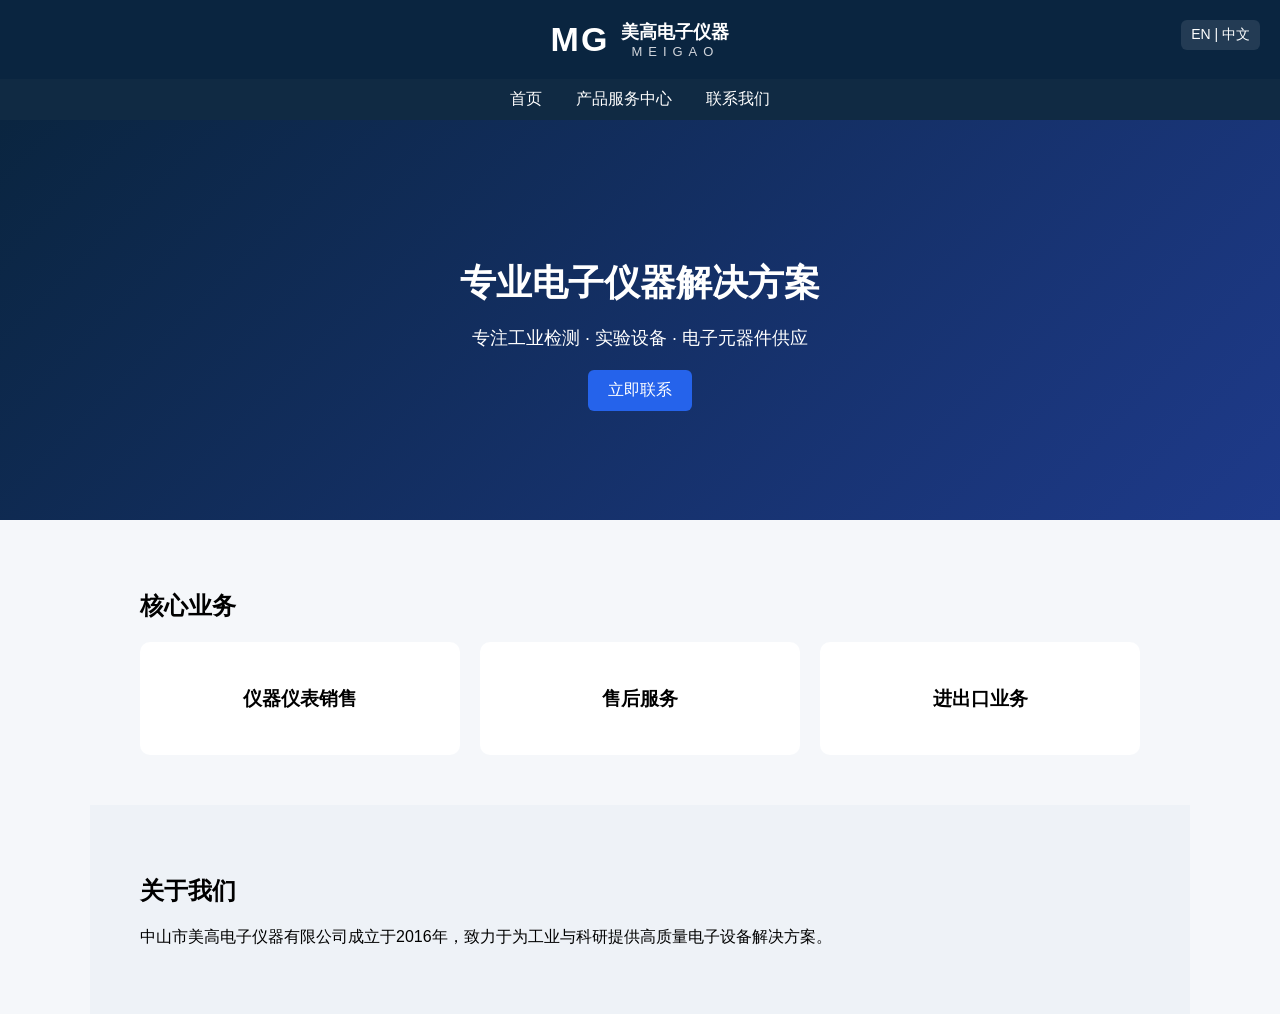
<file: index.html>
<!DOCTYPE html>
<html lang="zh">
<head>
<meta charset="UTF-8">
<meta name="viewport" content="width=device-width, initial-scale=1.0">
<title>美高电子</title>
<link rel="stylesheet" href="style.css">
</head>

<body>

<header class="header">
    <div class="logo-css">
        <div class="logo-icon">MG</div>
        <div class="logo-text">
            <div class="cn">美高电子仪器</div>
            <div class="en">MEIGAO</div>
        </div>
    </div>
    <div class="lang-btn" onclick="toggleLang()">EN | 中文</div>
</header>

<nav>
<a href="index.html" id="nav_home">首页</a>
<a href="products.html" id="nav_products">产品服务中心</a>
<a href="contact.html" id="nav_contact">联系我们</a>
</nav>

<section class="hero-advanced">
    <div class="hero-content">
        <h1 id="hero_title">专业电子仪器解决方案</h1>
        <p id="hero_sub">专注工业检测 · 实验设备 · 电子元器件供应</p>
        <a href="contact.html" class="btn" id="contact_btn">立即联系</a>
    </div>
</section>

<section class="section">
    <h2 id="features_title">核心业务</h2>
    <div class="features">
        <div class="feature-card">
            <h3 id="feature1">仪器仪表销售</h3>
        </div>
        <div class="feature-card">
            <h3 id="feature2">售后服务</h3>
        </div>
        <div class="feature-card">
            <h3 id="feature3">进出口业务</h3>
        </div>
    </div>
</section>

<section class="section gray">
    <h2 id="about_title">关于我们</h2>
    <p id="about_text">
        中山市美高电子仪器有限公司成立于2016年，
        致力于为工业与科研提供高质量电子设备解决方案。
    </p>
</section>

<script src="lang.js"></script>
</body>
</html>
</file>
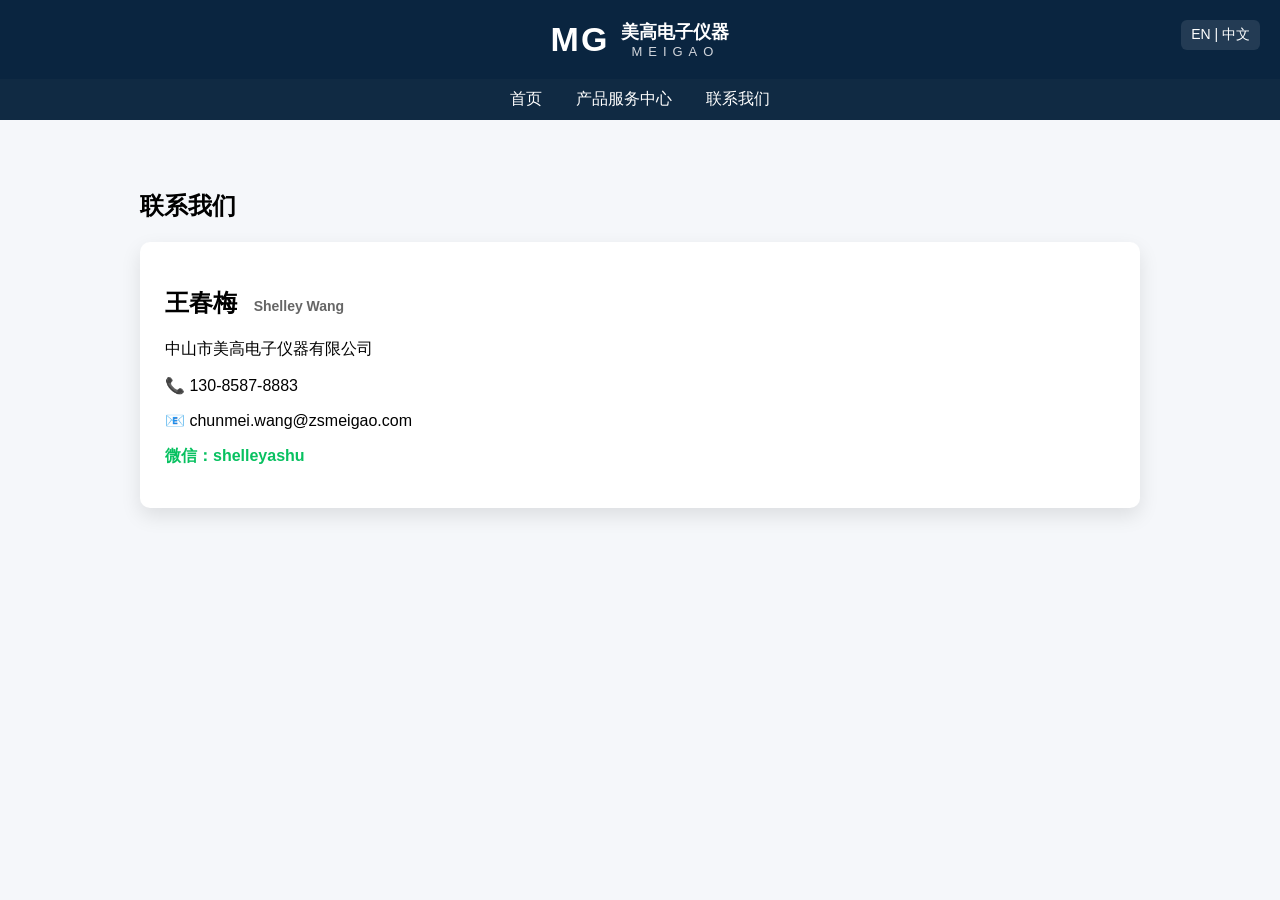
<file: contact.html>
<!DOCTYPE html>
<html lang="zh">
<head>
<meta charset="UTF-8">
<title>联系我们</title>
<link rel="stylesheet" href="style.css">
</head>

<body>

<header class="header">
    <div class="logo-css">
        <div class="logo-icon">MG</div>
        <div class="logo-text">
            <div class="cn">美高电子仪器</div>
            <div class="en">MEIGAO</div>
        </div>
    </div>
    <div class="lang-btn" onclick="toggleLang()">EN | 中文</div>
</header>

<nav>
<a href="index.html" id="nav_home">首页</a>
<a href="products.html" id="nav_products">产品服务中心</a>
<a href="contact.html" id="nav_contact">联系我们</a>
</nav>

<section class="section">

<h2 id="contact_title">联系我们</h2>

<div class="contact-card">
<div class="card-left">

<h2>
<span id="name">王春梅</span>
<span class="en-name">Shelley Wang</span>
</h2>

<p id="company">中山市美高电子仪器有限公司</p>

<p>📞 130-8587-8883</p>
<p>📧 chunmei.wang@zsmeigao.com</p>
<p id="wechat" class="wechat">微信：shelleyashu</p>

</div>
</div>

</section>

<script src="lang.js"></script>
</body>
</html>
</file>
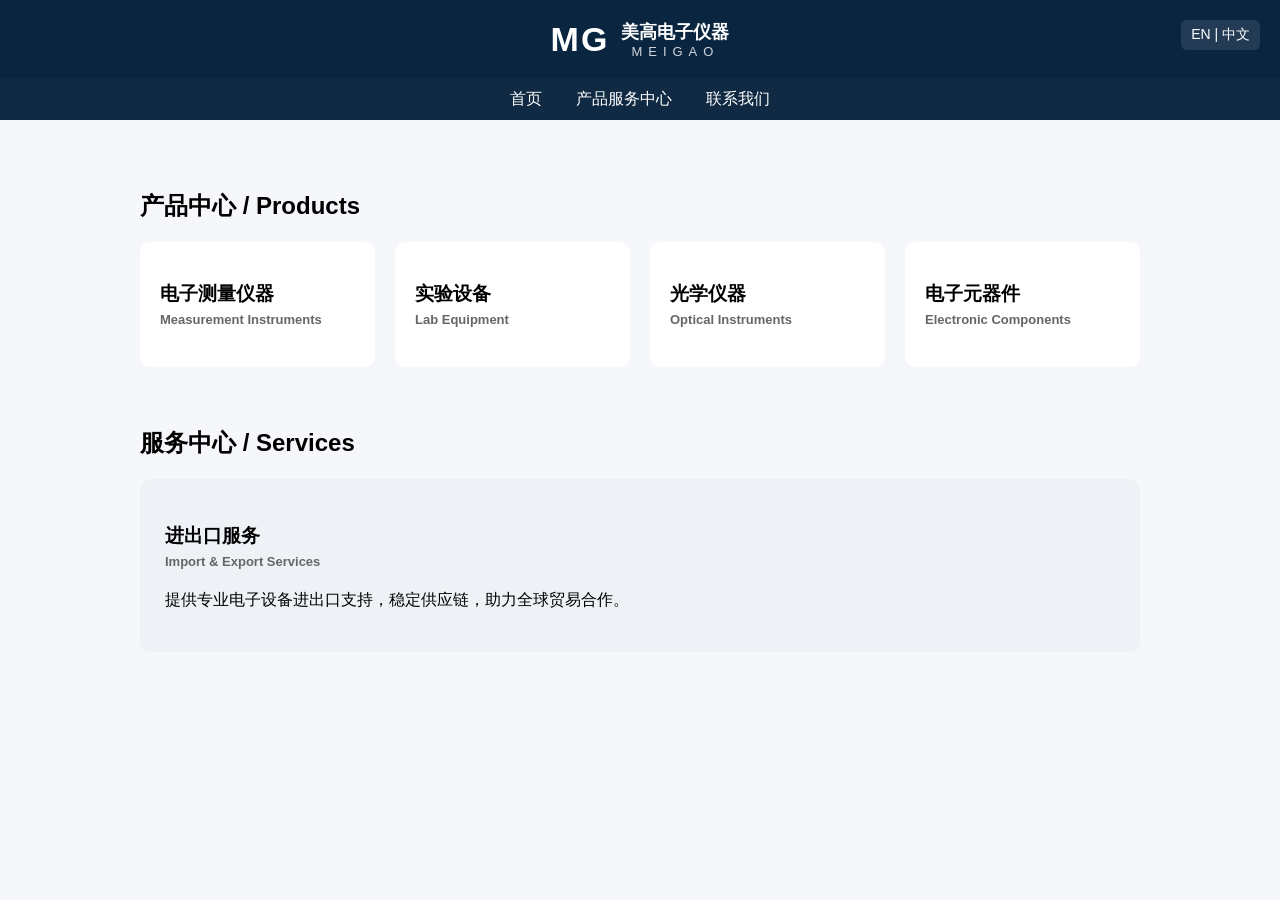
<file: products.html>
<!DOCTYPE html>
<html lang="zh">
<head>
<meta charset="UTF-8">
<title>产品服务中心</title>
<link rel="stylesheet" href="style.css">
</head>

<body>

<header class="header">
    <div class="logo-css">
        <div class="logo-icon">MG</div>
        <div class="logo-text">
            <div class="cn">美高电子仪器</div>
            <div class="en">MEIGAO</div>
        </div>
    </div>
    <div class="lang-btn" onclick="toggleLang()">EN | 中文</div>
</header>

<nav>
<a href="index.html" id="nav_home">首页</a>
<a href="products.html" id="nav_products">产品服务中心</a>
<a href="contact.html" id="nav_contact">联系我们</a>
</nav>

<section class="section">

<h2>产品中心 / Products</h2>

<div class="products">

<div class="card">
<h3>电子测量仪器<br><span style="font-size:13px;color:#666;">Measurement Instruments</span></h3>
</div>

<div class="card">
<h3>实验设备<br><span style="font-size:13px;color:#666;">Lab Equipment</span></h3>
</div>

<div class="card">
<h3>光学仪器<br><span style="font-size:13px;color:#666;">Optical Instruments</span></h3>
</div>

<div class="card">
<h3>电子元器件<br><span style="font-size:13px;color:#666;">Electronic Components</span></h3>
</div>

</div>

<h2 style="margin-top:60px;">服务中心 / Services</h2>

<div class="services">

<div class="service-card">
<h3>进出口服务<br><span style="font-size:13px;color:#666;">Import & Export Services</span></h3>
<p>提供专业电子设备进出口支持，稳定供应链，助力全球贸易合作。</p>
</div>

</div>

</section>

<script src="lang.js"></script>
</body>
</html>
</file>
<file: style.css>
body { margin:0; font-family: Arial; background:#f5f7fa;}

/* header */
.header {
    position: relative;
    background:#0a2540;
    color:white;
    padding:20px;
    text-align:center;
}

/* 语言按钮 */
.lang-btn {
    position:absolute;
    right:20px;
    top:20px;
    font-size:14px;
    cursor:pointer;
    background:rgba(255,255,255,0.1);
    padding:6px 10px;
    border-radius:6px;
    transition:0.3s;
}

.lang-btn:hover {
    background:rgba(255,255,255,0.3);
}

nav { background:#102a43; padding:10px; text-align:center;}
nav a { color:white; margin:0 15px; text-decoration:none;}

.section { padding:50px; max-width:1000px; margin:auto;}

.hero {
    background:#1e3a8a;
    color:white;
    padding:80px;
    text-align:center;
}

.products {
    display:grid;
    grid-template-columns:repeat(auto-fit,minmax(200px,1fr));
    gap:20px;
}

.card {
    background:white;
    padding:20px;
    border-radius:10px;
}
/* 联系人卡片 */
.contact-card {
    display: flex;
    justify-content: space-between;
    background: white;
    padding: 25px;
    border-radius: 10px;
    box-shadow: 0 8px 20px rgba(0,0,0,0.1);
    gap: 20px;
    flex-wrap: wrap;
}

.card-left {
    flex: 1;
}

.card-left h3 {
    font-size: 22px;
    margin-bottom: 10px;
}

.en-name {
    font-size: 14px;
    color: #666;
    margin-left: 10px;
}

.company-cn {
    font-weight: bold;
    margin-top: 10px;
}

.company-en {
    color: #555;
    font-size: 14px;
    margin-bottom: 15px;
}

.address-cn {
    margin-top: 10px;
}

.address-en {
    font-size: 13px;
    color: #666;
}

/* 右侧二维码 */
.card-right {
    text-align: center;
}

.card-right img {
    width: 100px;
    height: 100px;
    border-radius: 6px;
}

.card-right p {
    font-size: 12px;
    color: #666;
    margin-top: 5px;
}

.wechat {
    color: #07c160;
    font-weight: bold;
}

/* LOGO整体 */
.logo-css {
    display: flex;
    align-items: center;
    justify-content: center;
    gap: 12px;
}

/* MG标识（简洁版） */
.logo-icon {
    font-size: 34px;
    font-weight: 700;
    letter-spacing: 2px;
    color: #ffffff;
}

/* 中文 */
.logo-text .cn {
    font-size: 18px;
    font-weight: 600;
    color: #ffffff;
}

/* 英文 */
.logo-text .en {
    font-size: 13px;
    letter-spacing: 6px;
    color: #d1d5db; /* 稍微灰一点更高级 */
}

/* ===== 高级Banner ===== */
.hero-advanced {
    height: 400px;
    background: linear-gradient(135deg, #0a2540, #1e3a8a);
    display: flex;
    align-items: center;
    justify-content: center;
    text-align: center;
    color: white;
}

.hero-content h1 {
    font-size: 36px;
    margin-bottom: 10px;
}

.hero-content p {
    font-size: 18px;
    margin-bottom: 20px;
}

.btn {
    display: inline-block;
    background: #2563eb;
    color: white;
    padding: 10px 20px;
    border-radius: 6px;
    text-decoration: none;
}

/* ===== 业务模块 ===== */
.features {
    display: flex;
    gap: 20px;
    flex-wrap: wrap;
}

.feature-card {
    flex: 1;
    min-width: 250px;
    background: white;
    padding: 25px;
    border-radius: 10px;
    text-align: center;
    transition: 0.3s;
}

.feature-card:hover {
    transform: translateY(-5px);
}

/* ===== 标题 ===== */
.section-title {
    text-align: center;
    margin-bottom: 30px;
}

/* ===== 灰色区 ===== */
.gray {
    background: #eef2f7;
}

.about-text {
    text-align: center;
    max-width: 600px;
    margin: auto;
}

html {
    scroll-behavior: smooth;
}

/* 服务模块 */
.services {
    display: flex;
    gap: 20px;
    margin-top: 20px;
}

.service-card {
    flex: 1;
    background: #eef2f7;
    padding: 25px;
    border-radius: 10px;
}
</file>
